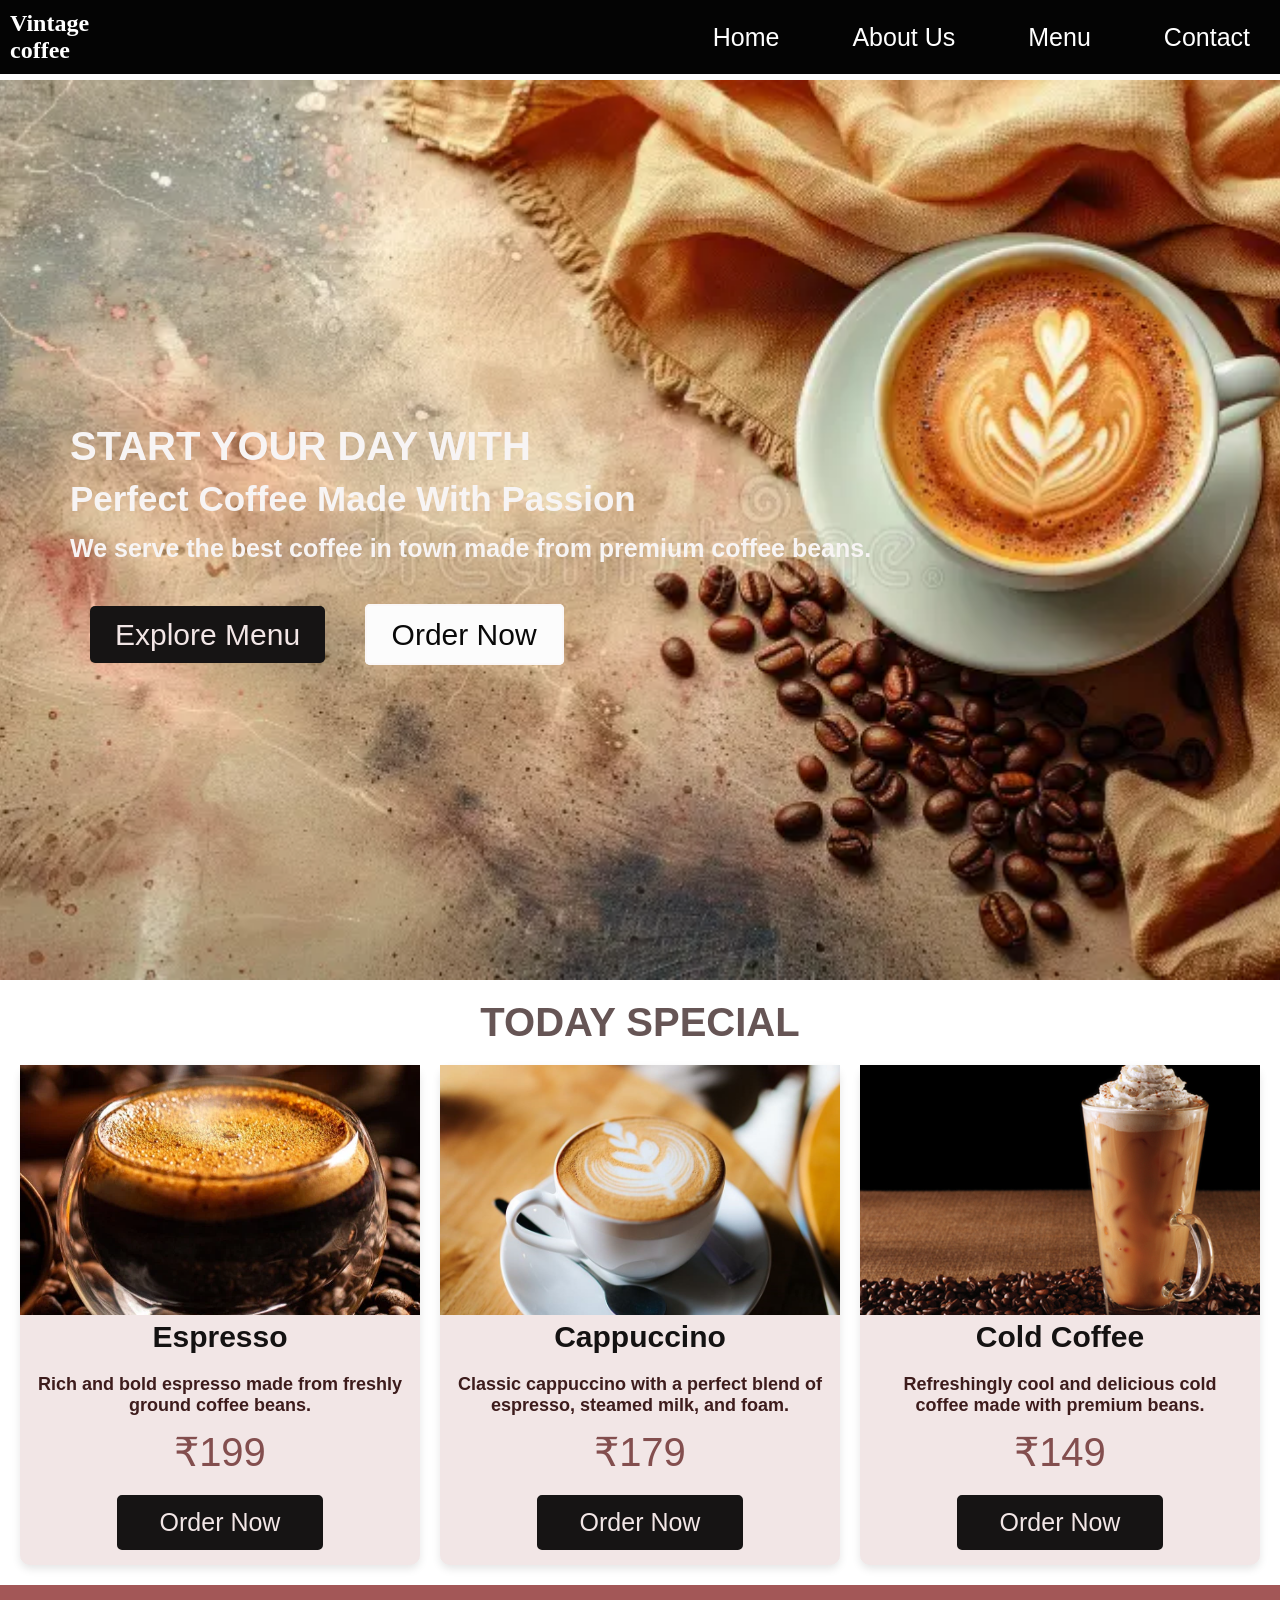
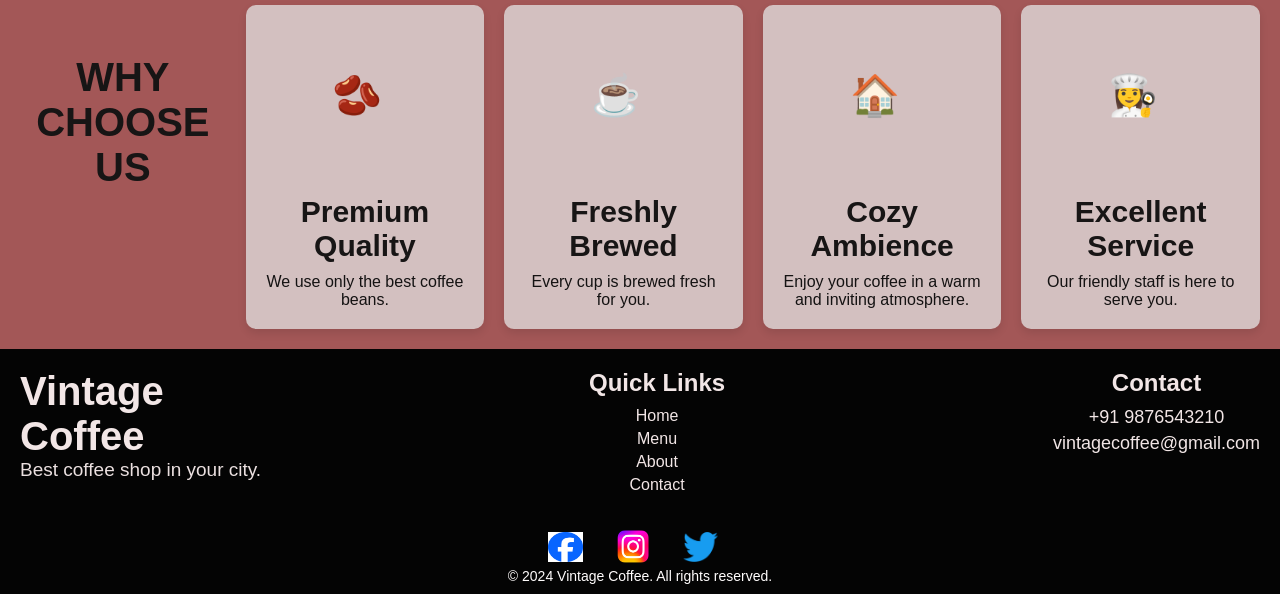
<file: index.html>
<!DOCTYPE html>
<html lang="en">

<head>
    <meta charset="UTF-8">
    <meta name="viewport" content="width=device-width, initial-scale=1.0">
    <title>Vintage Coffee</title>
    <link rel="stylesheet" href="style.css">
</head>

<body>
    <section>
        <nav class="nav-bar">
            <div class="logo">Vintage <br> coffee </div>
            <div class="navlinks">
                <a href="index.html">Home</a>
                <a href="aboutus.html">About Us</a>
                <a href="menu.html">Menu</a>
                <a href="contactus.html">Contact</a>
            </div>
    </section>
    <div class="home">
        <p class="para1">START YOUR DAY WITH</p>
        <h1>
            Perfect Coffee Made With Passion
        </h1>
        <p class="para2">
            We serve the best coffee in town made from premium coffee beans.
        </p>
        <div class="buttons">
            <a href="menu.html" class="btn">Explore Menu</a>
            <a href="#menu.html" class="btn-order">Order Now</a>
        </div>

    </div>
    </div>
    <section>
        <div class="main">
            <h1>TODAY SPECIAL</h1>
        </div>
        <div class="card-container">
            <div class="card">
                <img src="image/espresso.webp" alt="Coffee 1">
                <h3>Espresso</h3>
                <p>Rich and bold espresso made from freshly ground coffee beans.</p>
                <span class="price">₹199</span>
                <button>Order Now</button>

            </div>
            <div class="card">
                <img src="image/capucciono.jpg" alt="Coffee 2">
                <h3>Cappuccino</h3>
                <p>Classic cappuccino with a perfect blend of espresso, steamed milk, and foam.</p>
                <span class="price">₹179</span>
                <button>Order Now</button>
            </div>
            <div class="card">
                <img src="image/coldcoffee.jpg" alt="Coffee 3">
                <h3>Cold Coffee</h3>
                <p>Refreshingly cool and delicious cold coffee made with premium beans.</p>
                <span class="price">₹149</span>
                <button>Order Now</button>
            </div>

    </section>
    <section>

        <div class="choose">
            <h1>WHY CHOOSE US</h1>
            <div class="reason">
                <div class="icon">🫘</div>
                <h1> Premium Quality </h1>
                <p> We use only the best coffee beans.</p>

            </div>
            <div class="reason">
                <div class="icon">☕</div>
                <h1> Freshly Brewed </h1>
                <p> Every cup is brewed fresh for you.</p>

            </div>
            <div class="reason">
                <div class="icon">🏠</div>
                <h1> Cozy Ambience </h1>
                <p> Enjoy your coffee in a warm and inviting atmosphere.</p>
            </div>
            <div class="reason">
                <div class="icon">👩‍🍳</div>
                <h1> Excellent Service </h1>
                <p> Our friendly staff is here to serve you.</p>
            </div>
    </section>
    <footer>
        <div class="footer-head">

            <div class="head-para">
                <h3>Vintage<br>Coffee</h3>
                <p>Best coffee shop in your city.</p>
            </div>

            <div class="links">
                <h3>Quick Links</h3>
                <a href="index.html">Home</a>
                <a href="menu.html">Menu</a>
                <a href="aboutus.html">About</a>
                <a href="contactus.html">Contact</a>
            </div>

            <div class="cont">
                <h3>Contact</h3>
                <p>+91 9876543210</p>
                <p>vintagecoffee@gmail.com</p>
            </div>

        </div>
        <div class="footer-bottom">
            <div class="social-icons">
                <a href="#"><img src="image/facebook.png" alt="Facebook" class="facebook"></a>
                <a href="#"><img src="image/instagram.png" alt="Instagram" class="instagram"></a>
                <a href="#"><img src="image/twitter.png" alt="Twitter" class="twitter"></a>

            </div>
            <p>&copy; 2024 Vintage Coffee. All rights reserved.</p>
        </div>

    </footer>
</body>

</html>
</file>
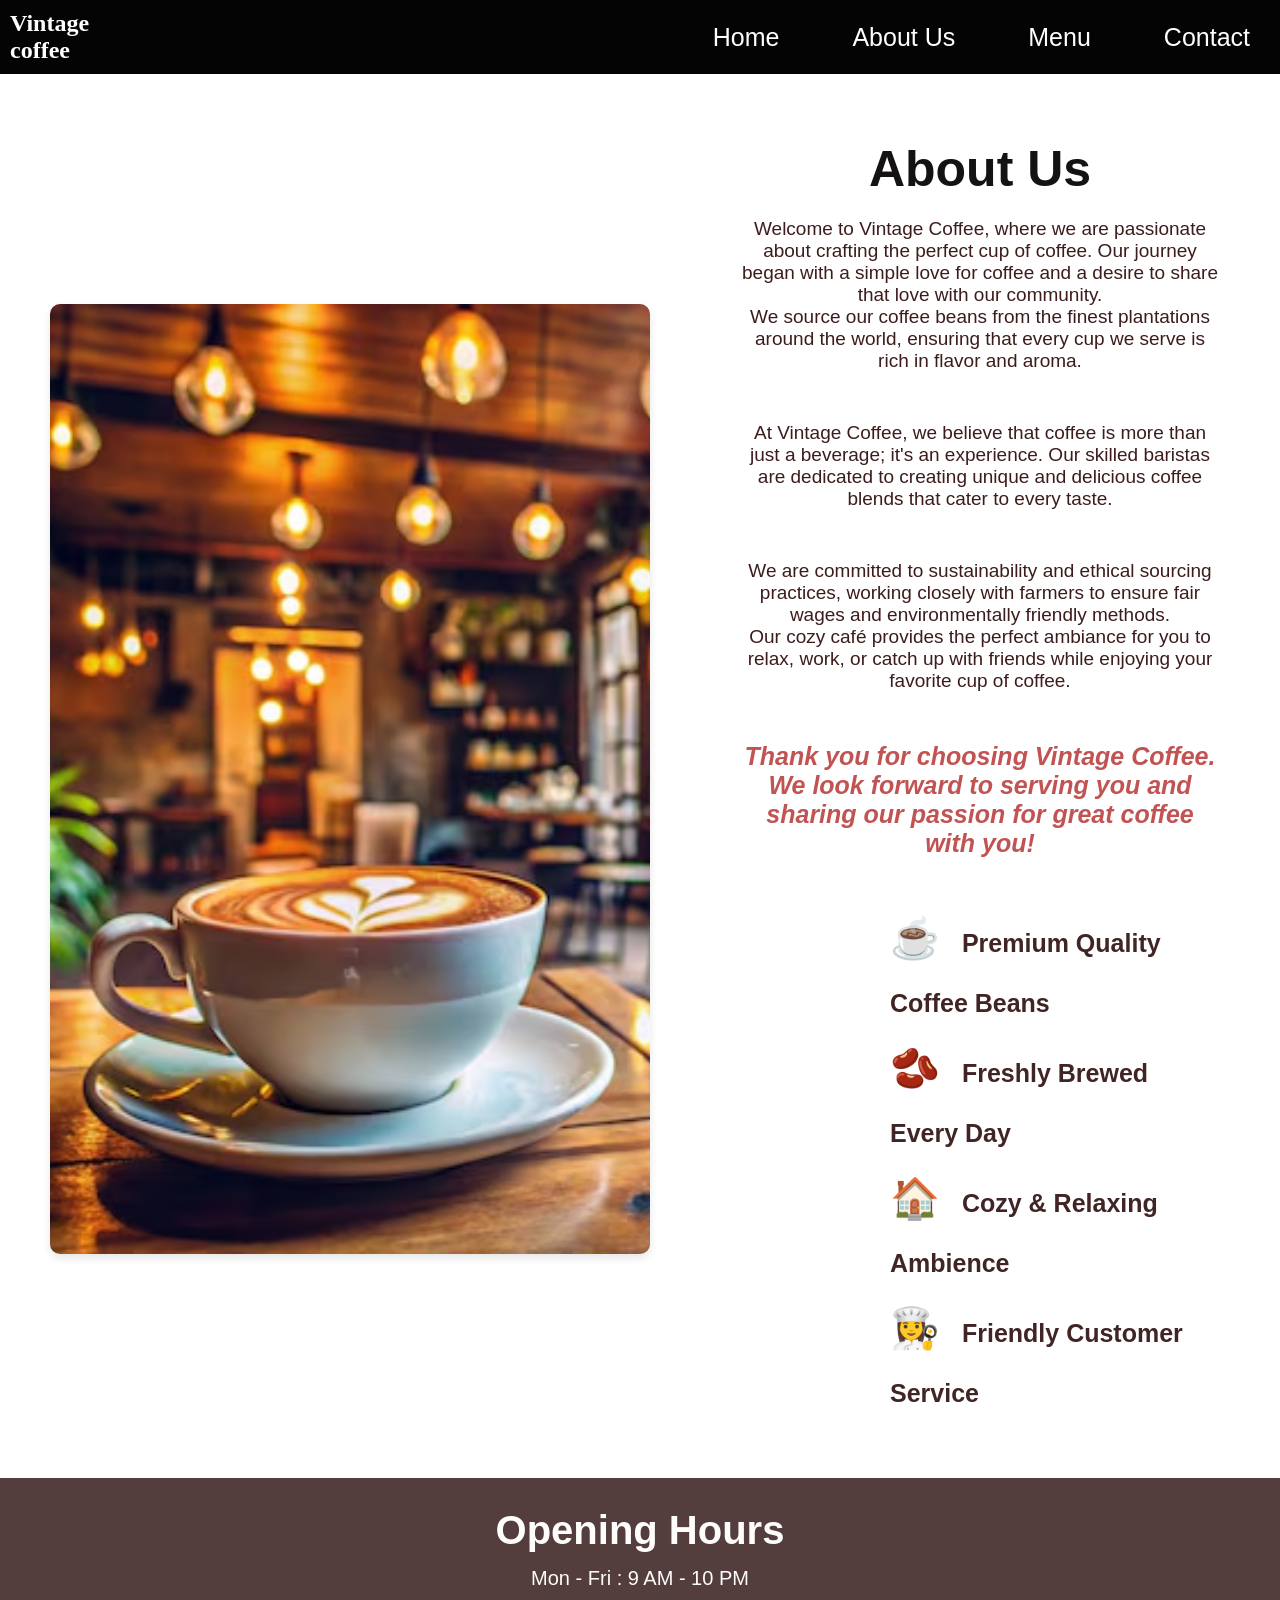
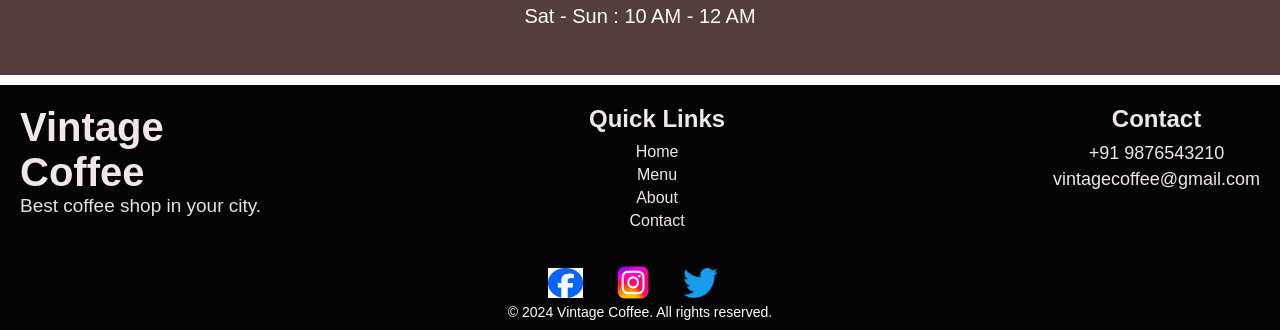
<file: aboutus.html>
<!DOCTYPE html>
<html lang="en">

<head>
    <meta charset="UTF-8">
    <meta name="viewport" content="width=device-width, initial-scale=1.0">
    <title>about us</title>
    <link rel="stylesheet" href="style.css">
</head>

<body>
    <section>
        <nav class="nav-bar">
            <div class="logo">Vintage<br>coffee</div>
            <div class="navlinks">
                <a href="index.html">Home</a>
                <a href="aboutus.html">About Us</a>
                <a href="menu.html">Menu</a>
                <a href="contactus.html">Contact</a>


            </div>
    </section>
    <div class="about">
        <div class="about-img">
            <img src="image/about.avif" alt="About Us Image">
        </div>
        <div class="about-content">
            <h2>About Us</h2>
            <p>Welcome to Vintage Coffee, where we are passionate about crafting the perfect cup of coffee. Our journey
                began with a simple love for coffee and a desire to share that love with our community.<br>
                We source our coffee beans from the finest plantations around the world, ensuring that every cup we
                serve is rich in flavor and aroma.</p>
            <p> At Vintage Coffee, we believe that coffee is more than just a beverage; it's an experience. Our skilled
                baristas are dedicated to creating unique and delicious coffee blends that cater to every taste.<br>
            <p>We are committed to sustainability and ethical sourcing practices, working closely with farmers to ensure
                fair wages and environmentally friendly methods.<br>
                Our cozy café provides the perfect ambiance for you to relax, work, or catch up with friends while
                enjoying your favorite cup of coffee.</p>
            <h3> <i>Thank you for choosing Vintage Coffee.<br>
                    We look forward to serving you and sharing our passion for great coffee with you!</i></h3>
            <div class="about-features">

                <div>
                    <span class="icon">☕</span>
                    Premium Quality Coffee Beans
                </div>

                <div>
                    <span class="icon">🫘</span>
                    Freshly Brewed Every Day
                </div>

                <div>
                    <span class="icon">🏠</span>
                    Cozy & Relaxing Ambience
                </div>

                <div>
                    <span class="icon">👩‍🍳</span>
                    Friendly Customer Service
                </div>

            </div>
        </div>
    </div>
    <section>
        <div class="Timing">
            <h2 class="hours-heading">Opening Hours</h2>

            <p class="hours">Mon - Fri : 9 AM - 10 PM <br> Sat - Sun : 10 AM - 12 AM</p>
        </div>
    </section>
    <footer>
        <div class="footer-head">

            <div class="head-para">
                <h3>Vintage<br>Coffee</h3>
                <p>Best coffee shop in your city.</p>
            </div>

            <div class="links">
                <h3>Quick Links</h3>
                <a href="index.html">Home</a>
                <a href="menu.html">Menu</a>
                <a href="aboutus.html">About</a>
                <a href="contactus.html">Contact</a>
            </div>

            <div class="cont">
                <h3>Contact</h3>
                <p>+91 9876543210</p>
                <p>vintagecoffee@gmail.com</p>
            </div>

        </div>
        <div class="footer-bottom">
            <div class="social-icons">
                <a href="#"><img src="image/facebook.png" alt="Facebook" class="facebook"></a>
                <a href="#"><img src="image/instagram.png" alt="Instagram" class="instagram"></a>
                <a href="#"><img src="image/twitter.png" alt="Twitter" class="twitter"></a>

            </div>
            <p>&copy; 2024 Vintage Coffee. All rights reserved.</p>
        </div>

    </footer>
</body>

</html>
</file>
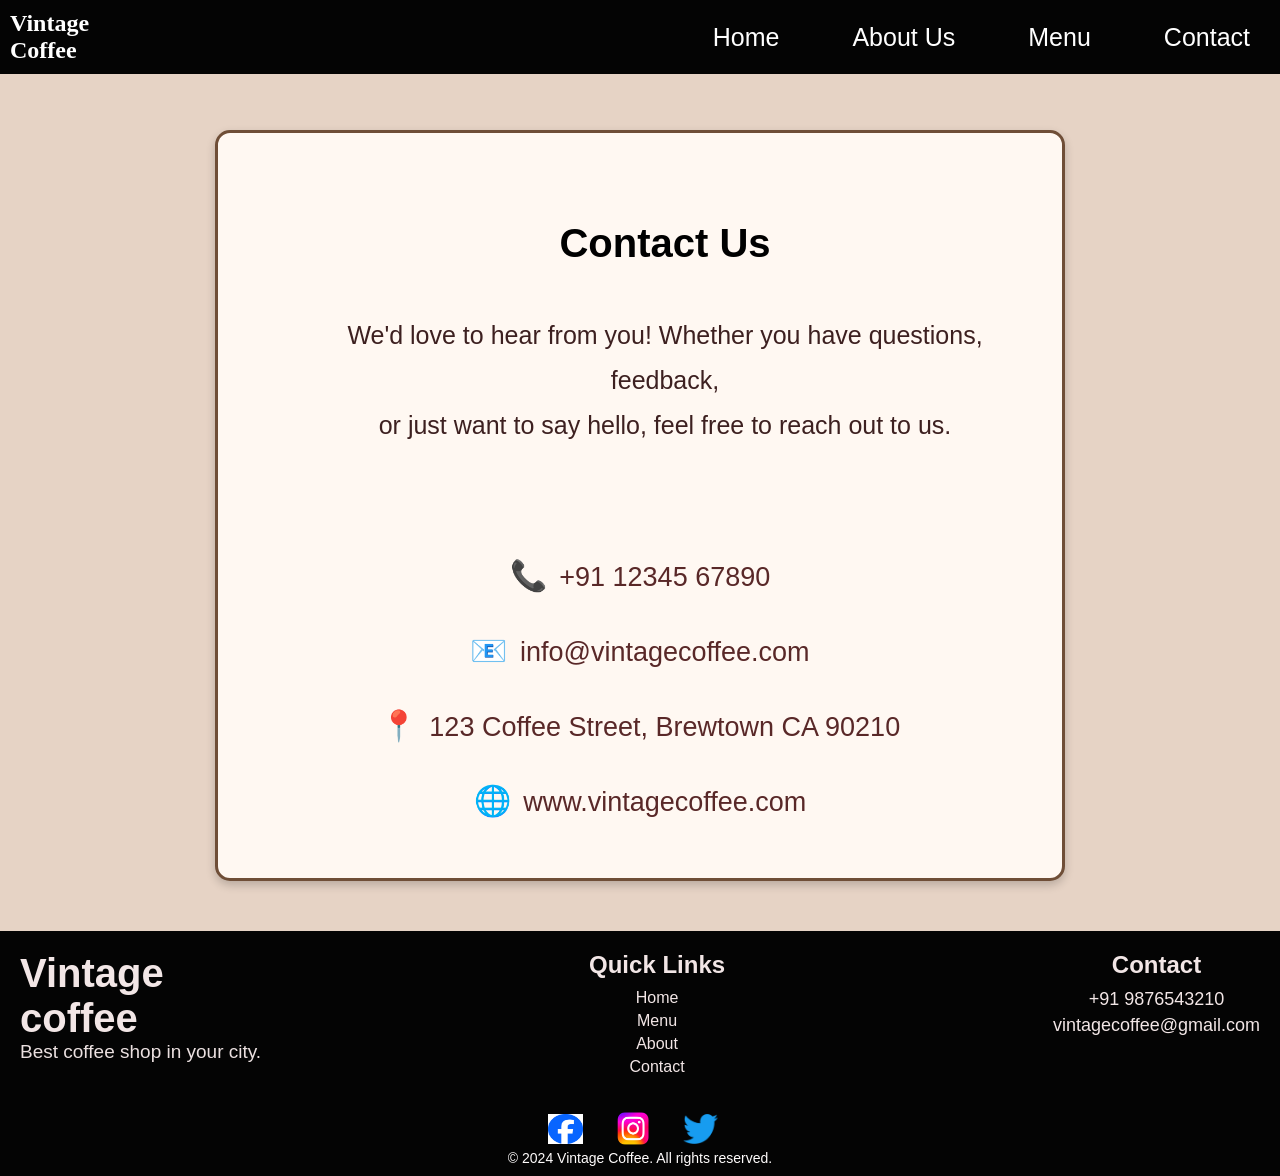
<file: contactus.html>
<!DOCTYPE html>
<html lang="en">
<head>
    <meta charset="UTF-8">
    <meta name="viewport" content="width=device-width, initial-scale=1.0">
    <title>Contact</title>
        <link rel="stylesheet" href="style.css">

</head>
<body class="about-body">
    <section>
        <nav class="nav-bar">
            <div class="logo">Vintage <br> Coffee</div>
            <div class="navlinks">
                <a href="index.html">Home</a>
                <a href="aboutus.html">About Us</a>
                <a href="menu.html">Menu</a>
                <a href="contactus.html">Contact</a>
            </div>
    </section>
    <section>
        <div class="contact-section">
        <div class="cont-head">
        <h2>Contact Us</h2>
        <p>We'd love to hear from you! 
            Whether you have questions, feedback,<br> or just want to say hello, feel free to reach out to us.</p>
            </div>
        <div class="contact-info">
           <div>
            <span class="emoji">📞</span>
             +91 12345 67890
           </div>
              <div>
                <span class="emoji">📧</span>
                info@vintagecoffee.com
                </div>
                <div>
                    <span class="emoji">📍</span>
                    123 Coffee Street, Brewtown CA 90210
                </div>
                <div>
                    <span class="emoji">🌐</span>
                    www.vintagecoffee.com
                </div>
        </div>
        </div>
    </section>
<footer>
        <div class="footer-head">

            <div class="head-para">
                <h3>Vintage<br>coffee</h3>
                <p>Best coffee shop in your city.</p>
            </div>

            <div class="links">
                <h3>Quick Links</h3>
                <a href="index.html">Home</a>
                <a href="menu.html">Menu</a>
                <a href="aboutus.html">About</a>
                <a href="contactus.html">Contact</a>
            </div>

            <div class="cont">
                <h3>Contact</h3>
                <p>+91 9876543210</p>
                <p>vintagecoffee@gmail.com</p>
            </div>

        </div>
        <div class="footer-bottom">
            <div class="social-icons">
                <a href="#"><img src="image/facebook.png" alt="Facebook" class="facebook"></a>
                <a href="#"><img src="image/instagram.png" alt="Instagram" class="instagram"></a>
                <a href="#"><img src="image/twitter.png" alt="Twitter" class="twitter"></a>

            </div>
            <p>&copy; 2024 Vintage Coffee. All rights reserved.</p>
        </div>

    </footer>
</body>

</html>
</file>
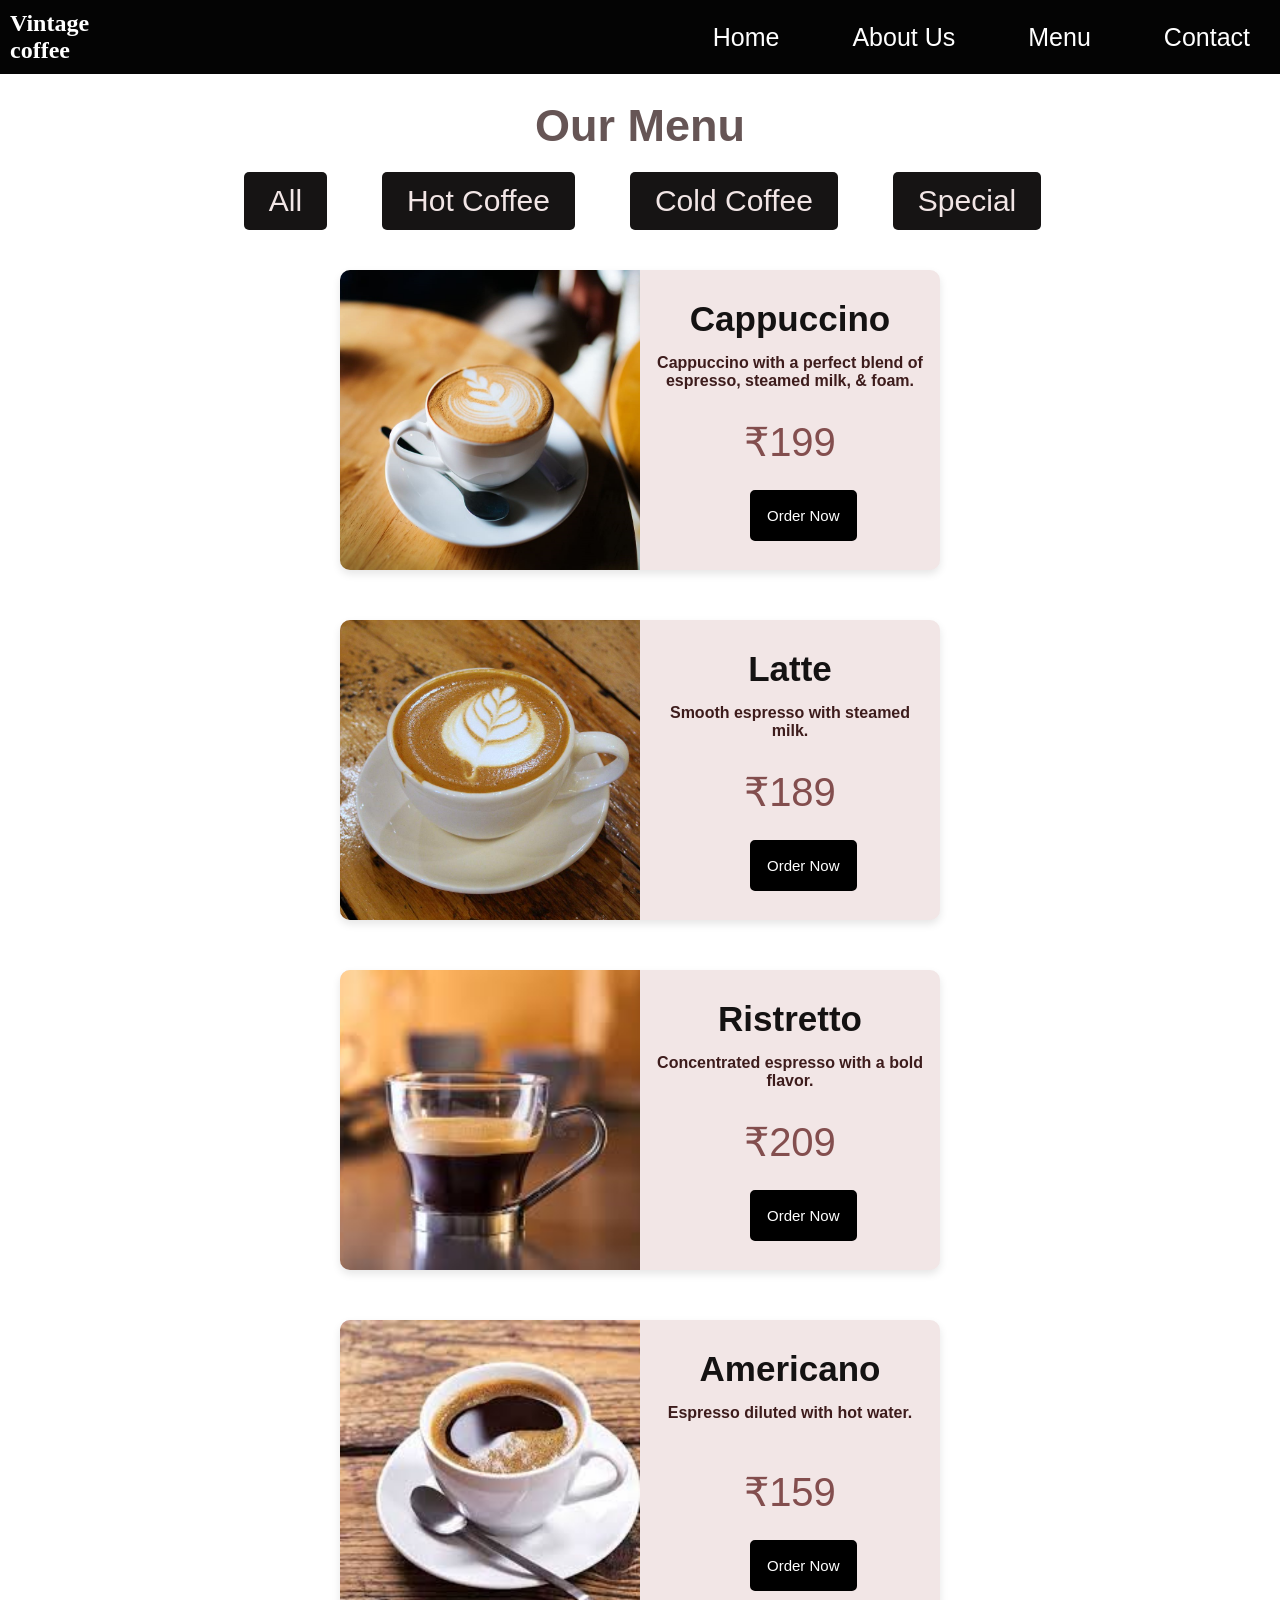
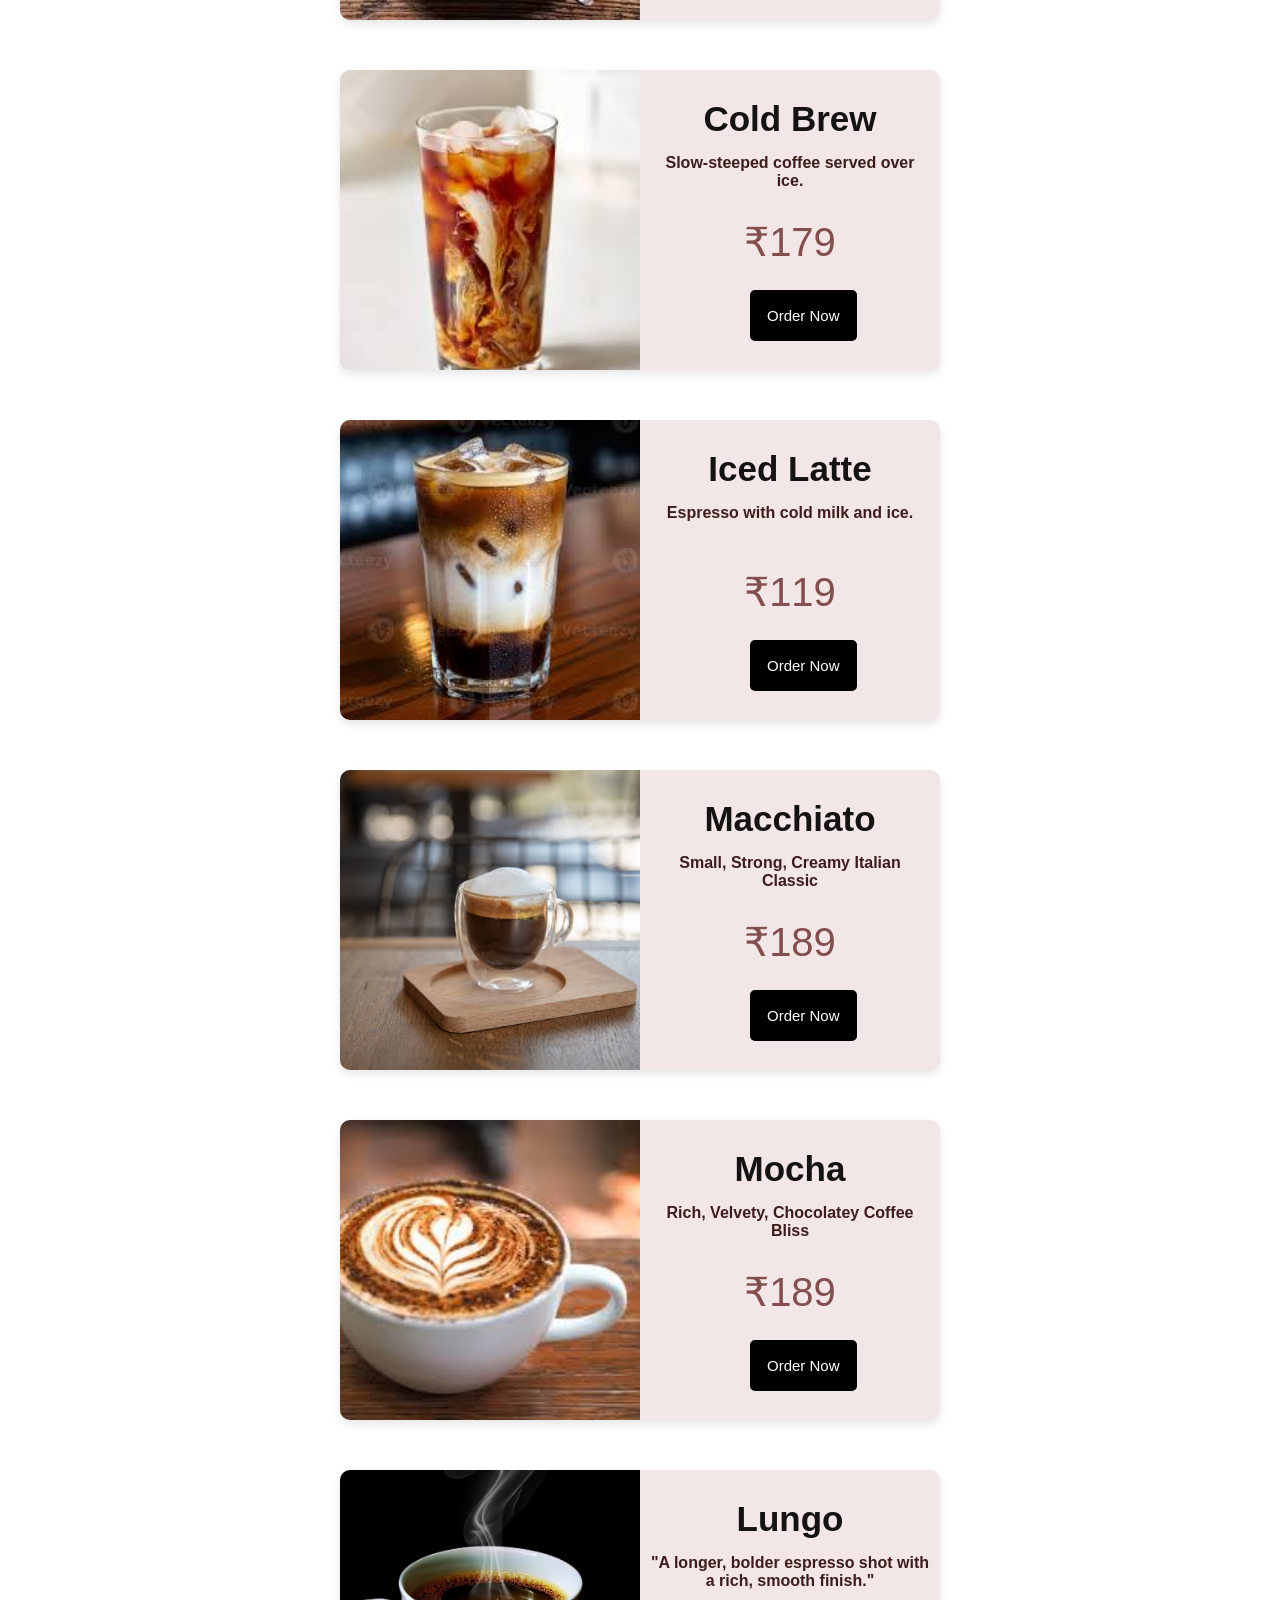
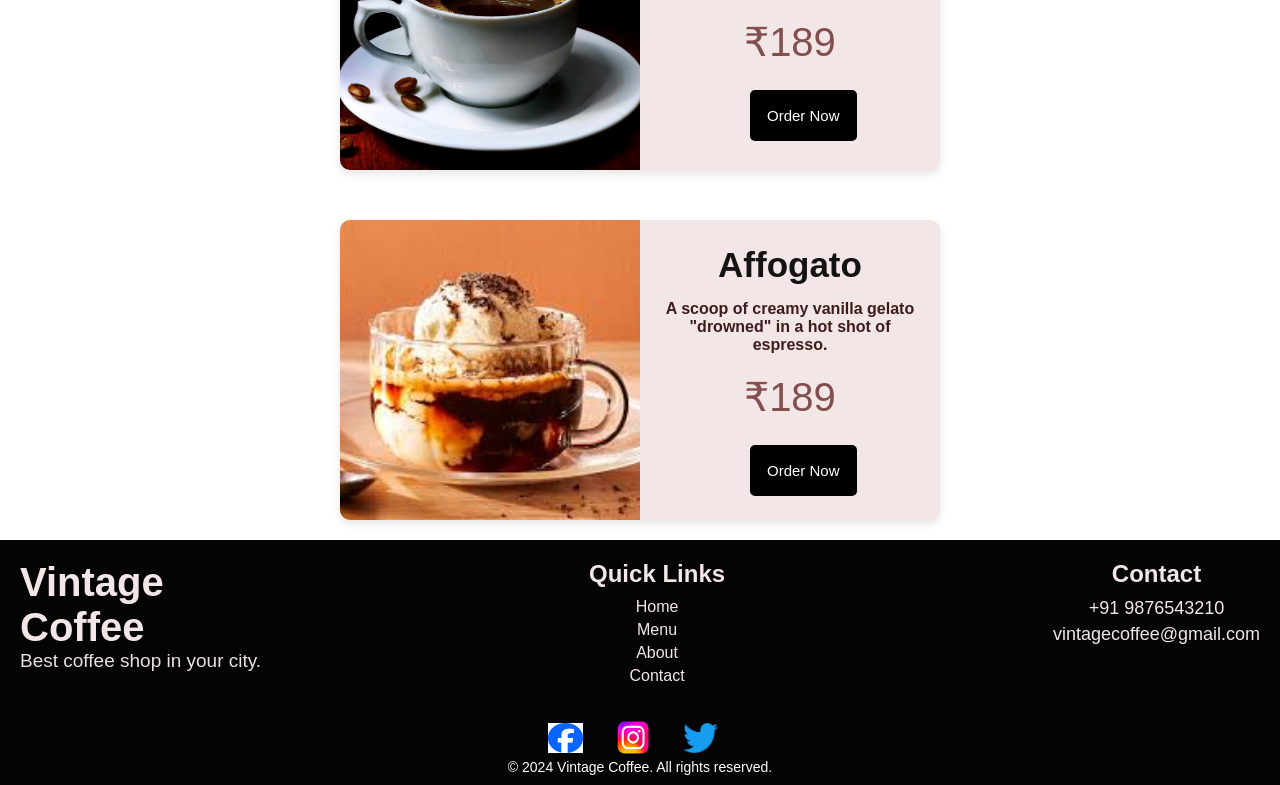
<file: menu.html>
<!DOCTYPE html>
<html lang="en">

<head>
    <meta charset="UTF-8">
    <meta name="viewport" content="width=device-width, initial-scale=1.0">
    <title>menu</title>
    <link rel="stylesheet" href="style.css">
</head>

<body>
    <section>
        <nav class="nav-bar">
            <div class="logo"> Vintage<br>coffee</div>
            <div class="navlinks">
                <a href="index.html">Home</a>
                <a href="aboutus.html">About Us</a>
                <a href="menu.html">Menu</a>
                <a href="contactus.html">Contact</a>
            </div>
    </section>
    <section>
        <h2 class="heading">Our Menu</h2>
        <div class="all-btn">
            <a href="#" class="btn">All</a>
            <a href="#" class="btn">Hot Coffee</a>
            <a href="#" class="btn">Cold Coffee</a>
            <a href="#" class="btn">Special</a>
        </div>
        <div class="menu">
            <div class="menu-card">
                <img src="image/capucciono.jpg" alt="Coffee 1">
                <div class="menu-info">
                    <h3>Cappuccino</h3>
                    <p> Cappuccino with a perfect blend of espresso, steamed milk, & foam.</p>
                    <span class=" price">₹199</span>
                    <button>Order Now</button>
                </div>
            </div>
            <div class="menu-card">
                <img src="image/latte.jpg" alt="Coffee 2">
                <div class="menu-info">
                    <h3>Latte</h3>
                    <p>Smooth espresso with steamed milk.</p>
                    <span class="price">₹189</span>
                    <button>Order Now</button>
                </div>
            </div>
            <div class="menu-card">
                <img src="image/ristretto.jpg" alt="Coffee 3">
                <div class="menu-info">
                    <h3>Ristretto</h3>
                    <p>Concentrated espresso with a bold flavor.</p>
                    <span class="price">₹209</span>
                    <button>Order Now</button>
                </div>
            </div>
            <div class="menu-card">
                <img src="image/americano.jpg" alt="Coffee 4">
                <div class="menu-info">
                    <h3>Americano</h3>
                    <p>Espresso diluted with hot water.</p>
                    <span class="price">₹159</span>
                    <button>Order Now</button>
                </div>
            </div>
            <div class="menu-card">
                <img src="image/cold brew.jpg" alt="Coffee 5">

                <div class="menu-info">
                    <h3>Cold Brew</h3>
                    <p>Slow-steeped coffee served over ice.</p>
                    <span class="price">₹179</span>
                    <button>Order Now</button>
                </div>
            </div>
            <div class="menu-card">
                <img src="image/iced latte.jpg" alt="Coffee 6">
                <div class="menu-info">
                    <h3>Iced Latte</h3>
                    <p>Espresso with cold milk and ice.</p>
                    <span class="price">₹119</span>
                    <button>Order Now</button>
                </div>
            </div>
            <div class="menu-card">
                <img src="image/macchiato.avif" alt="Coffee 3">
                <div class="menu-info">
                    <h3> Macchiato </h3>
                    <p> Small, Strong, Creamy Italian Classic</p>
                    <span class="price">₹189</span>
                    <button>Order Now</button>
                </div>
            </div>
            <div class="menu-card">
                <img src="image/mocha.jpg" alt="Coffee 3">
                <div class="menu-info">
                    <h3> Mocha </h3>
                    <p> Rich, Velvety, Chocolatey Coffee Bliss</p>
                    <span class="price">₹189</span>
                    <button>Order Now</button>
                </div>
            </div>
            <div class="menu-card">
                <img src="image/lungo.jpg" alt="Coffee 3">
                <div class="menu-info">
                    <h3> Lungo </h3>
                    <p> "A longer, bolder espresso shot with a rich, smooth finish."</p>
                    <span class="price">₹189</span>
                    <button>Order Now</button>
                </div>
            </div>
            <div class="menu-card">
                <img src="image/affogato.jpg" alt="Coffee 3">
                <div class="menu-info">
                    <h3> Affogato </h3>
                    <p>A scoop of creamy vanilla gelato "drowned" in a hot shot of espresso.</p>
                    <span class="price">₹189</span>
                    <button>Order Now</button>
                </div>

            </div>
        </div>
    </section>
    <footer>
        <div class="footer-head">

            <div class="head-para">
                <h3>Vintage<br>Coffee</h3>
                <p>Best coffee shop in your city.</p>
            </div>

            <div class="links">
                <h3>Quick Links</h3>
                <a href="index.html">Home</a>
                <a href="menu.html">Menu</a>
                <a href="aboutus.html">About</a>
                <a href="contactus.html">Contact</a>
            </div>

            <div class="cont">
                <h3>Contact</h3>
                <p>+91 9876543210</p>
                <p>vintagecoffee@gmail.com</p>
            </div>

        </div>
        <div class="footer-bottom">
            <div class="social-icons">
                <a href="#"><img src="image/facebook.png" alt="Facebook" class="facebook"></a>
                <a href="#"><img src="image/instagram.png" alt="Instagram" class="instagram"></a>
                <a href="#"><img src="image/twitter.png" alt="Twitter" class="twitter"></a>

            </div>
            <p>&copy; 2024 Vintage Coffee. All rights reserved.</p>
        </div>

    </footer>
</body>

</html>
</file>
<file: style.css>
* {
    margin: 0;
    padding: 0;
    box-sizing: border-box;
    font-family: Arial, Helvetica, sans-serif;
}

body {
    overflow-x: hidden;
    padding: 80px 0px 0px 0px;
}

.nav-bar {
    display: flex;
    justify-content: space-between;
    align-items: center;
    padding: 10px;
    background-color: #040404;
    position: fixed;
    top: 0;
    left: 0;
    width: 100%;
}

.logo {
    color: #fff;
    font-size: 24px;
    font-weight: bold;
    font-family: 'Brush Script MT', cursive;
}
.navlinks {
    list-style: none;
    display: flex;
    align-items: center;
    gap: 20px;
}
.navlinks a {
    color: #fff;
    text-decoration: none;
    margin-left: 33px;
    margin-right: 20px;
    font-size: 25px;
}
.navlinks a:hover {
    color: #7a6754;
}
.home {
    display: flex;
    flex-direction: column;
    justify-content: center;
    align-items: flex-start;
    padding-left: 70px;
    height: 100vh;
    background-color: #9a6363;
    background-image: url("image/coffee.webp");
    background-position: center;
    background-size: cover;
}

.para1 {
    color: #f7f4f4;
    font-size: 40px;
    margin-bottom: 10px;
    margin-top: 15px;
    font-weight: 800;
}

.para2 {
    color: #f7f4f4;
    font-size: 25px;
    margin-top: 15px;
    margin-bottom: 55px;
    font-weight: 700;
}

.home h1 {
    color: #f7f4f4;
    font-size: 35px;
    font-weight: 800;
}

.home-buttons {
    margin-top: 50px;
    display: flex;
    gap: 40px;
}

.btn,
.btn-order {
    padding: 12px 25px;
    text-decoration: none;
    border-radius: 5px;
    margin-right: 15px;
    margin-left: 20px;
    font-size: 30px;
}

.btn {
    background-color: #161414;
    color: #f2e6e6;
}

.btn-order {
    background-color: #fcfcfc;
    color: #090909;
    border: 2px solid #fbf8f8;
}

.btn:hover {
    background-color: #7a6754;
    color: #fff;
}

.btn-order:hover {
    background-color: #7a6754;
    color: #fff;
}

.main h1 {
    color: #665555;
    font-size: 40px;
    font-weight: 100px;
    text-align: center;
    margin-top: 20px;
    margin-bottom: 20px;
}

.card-container {
    display: flex;
    justify-content: center;
    align-items: center;
    gap: 20px;
    margin-bottom: 20px;
}

.card {
    background-color: #f2e6e6;
    width: 400px;
    height: 500px;
    border-radius: 10px;
    box-shadow: 0 4px 8px rgba(0, 0, 0, 0.1);
    flex-shrink: 0;
    display: flex;
    flex-direction: column;
}

.card img {
    width: 100%;
    height: 250px;
    object-fit: cover;
}

.card h3 {
    color: #141212;
    font-size: 30px;
    margin-top: 5px;
    margin-bottom: 20px;
    font-weight: bold;
    text-align: center;

}

.card p {
    color: #3d1c1c;
    font-size: 18px;
    font-weight: bold;
    text-align: center;
    margin: 0 15px 15px;
    min-height: 40px;
}

.price {
    font-size: 35px;
    color: #030303;
    margin: 0 15px 15px;
    display: block;
    text-align: center;
}

.card button {
    background-color: #161414;
    color: #f2e6e6;
    border: 3px solid #161414;
    padding: 10px 40px;
    display: block;
    margin: 15px auto;
    border-radius: 5px;
    cursor: pointer;
    font-size: 25px;
}

.choose {
    background-color: #a35757;
    color: #141212;
    padding: 20px;
    gap: 20px;
    display: flex;
    justify-content: space-between;
    text-align: center;
}

.choose h1 {
    font-size: 40px;
    margin-bottom: 50px;
    margin-top: 50px;
    text-align: center;
    color: #171515;
}

.reason {
    width: 30%;
    background-color: #d3c0c0;
    padding: 20px;
    border-radius: 10px;
    box-shadow: 0 4px 8px rgba(0, 0, 0, 0.1);
}

.reason h1 {
    font-size: 30px;
    margin-bottom: 10px;
}

.reason p {
    font-size: 16px;
}

.icon {
    font-size: 45px;
    padding-bottom: 10px;
    padding-top: 30px;
    min-height: 80px;
}

.footer-head {
    display: flex;
    justify-content: space-between;
    background-color: #040404;
    padding: 20px;
    gap: 10px;
}

.head-para h3 {
    font-size: 40px;
    color: #f2e6e6;
}

.head-para p {
    color: #ebe0e0;
    font-size: 19px;
}

.links {
    display: flex;
    flex-direction: column;
    text-align: center;
}

.links h3 {
    font-size: 24px;
    color: #f2e6e6;
    margin-bottom: 10px;
}

.links a {
    display: block;
    color: #f2e6e6;
    text-decoration: none;
    margin-bottom: 5px;
}

.cont {
    text-align: center;
}

.cont h3 {
    font-size: 24px;
    color: #f2e6e6;
    margin-bottom: 10px;
}

.cont p {
    color: #f2e6e6;
    font-size: 18px;
    margin-bottom: 5px;
}

.footer-bottom {
    text-align: center;
    padding: 10px;
    background-color: #040404;
    color: #bd8585;
}

.footer-bottom p {
    font-size: 14px;
    color: #fffcfc;
}

.social-icons {
    display: flex;
    justify-content: center;
    align-items: center;
    gap: 5px;
}

.social-icons a {
    margin-right: 15px;
}

.facebook {
    height: 30px;
    width: 35px;
}

.twitter {
    height: 30px;
    width: 35px;
}

.instagram {
    height: 35px;
    width: 60px;
}

.heading {
    color: #665555;
    font-size: 45px;
    font-weight: 100px;
    text-align: center;
    margin-top: 20px;
    margin-bottom: 20px;
}

.all-btn {
    display: flex;
    justify-content: center;
    gap: 20px;
    margin-bottom: 20px;
}

.btn {
    background-color: #161414;
    color: #f2e6e6;
    padding: 12px 25px;
    text-decoration: none;
    border-radius: 5px;
    margin-right: 15px;
    margin-left: 20px;
    font-size: 30px;
}

.menu {
    display: flex;
    flex-wrap: wrap;
    justify-content: center;
    gap: 50px;
    padding: 20px;
}

.menu-card {
    width: 600px;
    height: 300px;
    background: #f2e6e6;

    display: flex;
    align-items: center;

    border-radius: 10px;
    overflow: hidden;

    box-shadow: 0 4px 8px rgba(0, 0, 0, 0.1);
}

.menu-card img {
    width: 300px;
    height: 300px;
    object-fit: cover;
}

.menu-info {
    padding: 10px;
    flex: 1;
}

.menu-info h3 {
    color: #141212;
    font-weight: strong;
    font-size: 35px;
    margin-top: 20px;
    margin-bottom: 15px;
    font-weight: bold;
    text-align: center;

}

.menu-info p {
    color: #3d1c1c;
    font-size: 20 px;
    font-weight: bold;
    text-align: center;
    margin-top: 5px;
    margin-bottom: 20px;
    min-height: 45px;
}

.price {
    font-size: 40px;
    color: #834e4e;
    margin: 0 20px 5px;
    display: block;
    text-align: center;
}

.menu-info button {
    background: black;
    font-size: 15px;
    color: white;
    border: 2px solid black;
    padding: 15px 15px;
    margin-bottom: 20px;
    margin-left: 100px;
    margin-right: 70px;
    border-radius: 5px;
    cursor: pointer;
    margin-top: 20px;
}

.about {
    display: flex;
    align-items: center;
    gap: 40px;
    padding: 10px 10px 10px 50px;
}

.about-img {
    width: 600px;
    height: 950px;
    background: #f2e6e6;

    display: flex;
    align-items: center;

    border-radius: 10px;
    overflow: hidden;

    box-shadow: 0 4px 8px rgba(0, 0, 0, 0.1);
}

.about-img img {
    width: 1200px;
    height: 950px;
    object-fit: cover;
}

.about-content {
    padding: 50px;
    flex: 1;
}

.about-content h2 {
    color: #141212;
    font-weight: bold;
    font-size: 50px;
    margin-bottom: 20px;
    text-align: center;
}

.about-content p {
    color: #3d1c1c;
    font-size: 19px;
    text-align: center;
    margin-top: 10px;
    margin-bottom: 50px;
}

.about-content h3 {
    color: #c25353;
    font-size: 25px;
    text-align: center;
    margin-top: 10px;
    margin-bottom: 40px;
}
.about-features {
    font-size:25px;
    margin-left: 150px;
    font-weight:bold;
    color: #412424;
    line-height: 2;
}

.icon {
    font-size:40px;
    margin-right:15px;
    line-height: 2;
}
.Timing {
    align-items: center;
    margin-bottom: 10px;
    background-color: #533d3d;
    padding:30px 0px;
}
.hours-heading{
    text-align:center;
    font-size:40px;
    color: #fffcfc;
    margin-bottom: 6px;
}

.hours{
    text-align:center;
    font-size:20px;
    line-height:1.9;
    color:#fffcfc;
    margin-bottom :10px;
}
.about-body{
    background-color: #E6D3C5;
}
.cont-head {
    margin-top: 20px;
    color: #030303;     
    padding-left: 50px;
    text-align: center;
}
.cont-head h2 {
    text-align: center;
    font-size: 40px;
    margin-bottom: 20px;
    color: #000000;
}
.cont-head p {
    font-size: 25px;
    line-height: 1.8;
    text-align: center;
    color: #3d2020;
}
.emoji {
    font-size: 30px;
    margin-right: 5px;
}
.contact-info {
    font-size: 27px;
    margin-top:90px;
    text-align: center;
    line-height: 2.5;
}
.contact-section {
    width:850px;
    margin:50px auto;   
    background-color:#FFF8F2;
    padding:40px;
    border:3px solid #6F4E37;
    border-radius:15px;
    box-shadow:0 4px 10px rgba(0,0,0,0.2);
    text-align:center;
    font-size:25px;
    line-height:2.5;
    color:#592828;
}
* {
    margin: 0;
    padding: 0;
    box-sizing: border-box;
    font-family: Arial, Helvetica, sans-serif;
}

body {
    overflow-x: hidden;
    padding: 80px 0px 0px 0px;
}

.nav-bar {
    display: flex;
    justify-content: space-between;
    align-items: center;
    padding: 10px;
    background-color: #040404;
    position: fixed;
    top: 0;
    left: 0;
    width: 100%;
}

.logo {
    color: #fff;
    font-size: 24px;
    font-weight: bold;
    font-family: 'Brush Script MT', cursive;
}
.navlinks {
    list-style: none;
    display: flex;
    align-items: center;
    gap: 20px;
}
.navlinks a {
    color: #fff;
    text-decoration: none;
    margin-left: 33px;
    margin-right: 20px;
    font-size: 25px;
}
.navlinks a:hover {
    color: #7a6754;
}
.home {
    display: flex;
    flex-direction: column;
    justify-content: center;
    align-items: flex-start;
    padding-left: 70px;
    height: 100vh;
    background-color: #9a6363;
    background-image: url("image/coffee.webp");
    background-position: center;
    background-size: cover;
}

.para1 {
    color: #f7f4f4;
    font-size: 40px;
    margin-bottom: 10px;
    margin-top: 15px;
    font-weight: 800;
}

.para2 {
    color: #f7f4f4;
    font-size: 25px;
    margin-top: 15px;
    margin-bottom: 55px;
    font-weight: 700;
}

.home h1 {
    color: #f7f4f4;
    font-size: 35px;
    font-weight: 800;
}

.home-buttons {
    margin-top: 50px;
    display: flex;
    gap: 40px;
}

.btn,
.btn-order {
    padding: 12px 25px;
    text-decoration: none;
    border-radius: 5px;
    margin-right: 15px;
    margin-left: 20px;
    font-size: 30px;
}

.btn {
    background-color: #161414;
    color: #f2e6e6;
}

.btn-order {
    background-color: #fcfcfc;
    color: #090909;
    border: 2px solid #fbf8f8;
}

.btn:hover {
    background-color: #7a6754;
    color: #fff;
}

.btn-order:hover {
    background-color: #7a6754;
    color: #fff;
}

.main h1 {
    color: #665555;
    font-size: 40px;
    font-weight: 100px;
    text-align: center;
    margin-top: 20px;
    margin-bottom: 20px;
}

.card-container {
    display: flex;
    justify-content: center;
    align-items: center;
    gap: 20px;
    margin-bottom: 20px;
}

.card {
    background-color: #f2e6e6;
    width: 400px;
    height: 500px;
    border-radius: 10px;
    box-shadow: 0 4px 8px rgba(0, 0, 0, 0.1);
    flex-shrink: 0;
    display: flex;
    flex-direction: column;
}

.card img {
    width: 100%;
    height: 250px;
    object-fit: cover;
}

.card h3 {
    color: #141212;
    font-size: 30px;
    margin-top: 5px;
    margin-bottom: 20px;
    font-weight: bold;
    text-align: center;

}

.card p {
    color: #3d1c1c;
    font-size: 18px;
    font-weight: bold;
    text-align: center;
    margin: 0 15px 15px;
    min-height: 40px;
}

.price {
    font-size: 35px;
    color: #030303;
    margin: 0 15px 15px;
    display: block;
    text-align: center;
}

.card button {
    background-color: #161414;
    color: #f2e6e6;
    border: 3px solid #161414;
    padding: 10px 40px;
    display: block;
    margin: 15px auto;
    border-radius: 5px;
    cursor: pointer;
    font-size: 25px;
}

.choose {
    background-color: #a35757;
    color: #141212;
    padding: 20px;
    gap: 20px;
    display: flex;
    justify-content: space-between;
    text-align: center;
}

.choose h1 {
    font-size: 40px;
    margin-bottom: 50px;
    margin-top: 50px;
    text-align: center;
    color: #171515;
}

.reason {
    width: 30%;
    background-color: #d3c0c0;
    padding: 20px;
    border-radius: 10px;
    box-shadow: 0 4px 8px rgba(0, 0, 0, 0.1);
}

.reason h1 {
    font-size: 30px;
    margin-bottom: 10px;
}

.reason p {
    font-size: 16px;
}

.icon {
    font-size: 45px;
    padding-bottom: 10px;
    padding-top: 30px;
    min-height: 80px;
}

.footer-head {
    display: flex;
    justify-content: space-between;
    background-color: #040404;
    padding: 20px;
    gap: 10px;
}

.head-para h3 {
    font-size: 40px;
    color: #f2e6e6;
}

.head-para p {
    color: #ebe0e0;
    font-size: 19px;
}

.links {
    display: flex;
    flex-direction: column;
    text-align: center;
}

.links h3 {
    font-size: 24px;
    color: #f2e6e6;
    margin-bottom: 10px;
}

.links a {
    display: block;
    color: #f2e6e6;
    text-decoration: none;
    margin-bottom: 5px;
}

.cont {
    text-align: center;
}

.cont h3 {
    font-size: 24px;
    color: #f2e6e6;
    margin-bottom: 10px;
}

.cont p {
    color: #f2e6e6;
    font-size: 18px;
    margin-bottom: 5px;
}

.footer-bottom {
    text-align: center;
    padding: 10px;
    background-color: #040404;
    color: #bd8585;
}

.footer-bottom p {
    font-size: 14px;
    color: #fffcfc;
}

.social-icons {
    display: flex;
    justify-content: center;
    align-items: center;
    gap: 5px;
}

.social-icons a {
    margin-right: 15px;
}

.facebook {
    height: 30px;
    width: 35px;
}

.twitter {
    height: 30px;
    width: 35px;
}

.instagram {
    height: 35px;
    width: 60px;
}

.heading {
    color: #665555;
    font-size: 45px;
    font-weight: 100px;
    text-align: center;
    margin-top: 20px;
    margin-bottom: 20px;
}

.all-btn {
    display: flex;
    justify-content: center;
    gap: 20px;
    margin-bottom: 20px;
}

.btn {
    background-color: #161414;
    color: #f2e6e6;
    padding: 12px 25px;
    text-decoration: none;
    border-radius: 5px;
    margin-right: 15px;
    margin-left: 20px;
    font-size: 30px;
}

.menu {
    display: flex;
    flex-wrap: wrap;
    justify-content: center;
    gap: 50px;
    padding: 20px;
}

.menu-card {
    width: 600px;
    height: 300px;
    background: #f2e6e6;

    display: flex;
    align-items: center;

    border-radius: 10px;
    overflow: hidden;

    box-shadow: 0 4px 8px rgba(0, 0, 0, 0.1);
}

.menu-card img {
    width: 300px;
    height: 300px;
    object-fit: cover;
}

.menu-info {
    padding: 10px;
    flex: 1;
}

.menu-info h3 {
    color: #141212;
    font-weight: strong;
    font-size: 35px;
    margin-top: 20px;
    margin-bottom: 15px;
    font-weight: bold;
    text-align: center;

}

.menu-info p {
    color: #3d1c1c;
    font-size: 20 px;
    font-weight: bold;
    text-align: center;
    margin-top: 5px;
    margin-bottom: 20px;
    min-height: 45px;
}

.price {
    font-size: 40px;
    color: #834e4e;
    margin: 0 20px 5px;
    display: block;
    text-align: center;
}

.menu-info button {
    background: black;
    font-size: 15px;
    color: white;
    border: 2px solid black;
    padding: 15px 15px;
    margin-bottom: 20px;
    margin-left: 100px;
    margin-right: 70px;
    border-radius: 5px;
    cursor: pointer;
    margin-top: 20px;
}

.about {
    display: flex;
    align-items: center;
    gap: 40px;
    padding: 10px 10px 10px 50px;
}

.about-img {
    width: 600px;
    height: 950px;
    background: #f2e6e6;

    display: flex;
    align-items: center;

    border-radius: 10px;
    overflow: hidden;

    box-shadow: 0 4px 8px rgba(0, 0, 0, 0.1);
}

.about-img img {
    width: 1200px;
    height: 950px;
    object-fit: cover;
}

.about-content {
    padding: 50px;
    flex: 1;
}

.about-content h2 {
    color: #141212;
    font-weight: bold;
    font-size: 50px;
    margin-bottom: 20px;
    text-align: center;
}

.about-content p {
    color: #3d1c1c;
    font-size: 19px;
    text-align: center;
    margin-top: 10px;
    margin-bottom: 50px;
}

.about-content h3 {
    color: #c25353;
    font-size: 25px;
    text-align: center;
    margin-top: 10px;
    margin-bottom: 40px;
}
.about-features {
    font-size:25px;
    margin-left: 150px;
    font-weight:bold;
    color: #412424;
    line-height: 2;
}

.icon {
    font-size:40px;
    margin-right:15px;
    line-height: 2;
}
.Timing {
    align-items: center;
    margin-bottom: 10px;
    background-color: #533d3d;
    padding:30px 0px;
}
.hours-heading{
    text-align:center;
    font-size:40px;
    color: #fffcfc;
    margin-bottom: 6px;
}

.hours{
    text-align:center;
    font-size:20px;
    line-height:1.9;
    color:#fffcfc;
    margin-bottom :10px;
}
.about-body{
    background-color: #E6D3C5;
}
.cont-head {
    margin-top: 20px;
    color: #030303;     
    padding-left: 50px;
    text-align: center;
}
.cont-head h2 {
    text-align: center;
    font-size: 40px;
    margin-bottom: 20px;
    color: #000000;
}
.cont-head p {
    font-size: 25px;
    line-height: 1.8;
    text-align: center;
    color: #3d2020;
}
.emoji {
    font-size: 30px;
    margin-right: 5px;
}
.contact-info {
    font-size: 27px;
    margin-top:90px;
    text-align: center;
    line-height: 2.5;
}
.contact-section {
    width:850px;
    margin:50px auto;   
    background-color:#FFF8F2;
    padding:40px;
    border:3px solid #6F4E37;
    border-radius:15px;
    box-shadow:0 4px 10px rgba(0,0,0,0.2);
    text-align:center;
    font-size:25px;
    line-height:2.5;
    color:#592828;
}

@media (max-width: 768px) {

    /* OVERFLOW FIX */
    html,
    body {
        overflow-x: hidden;
        width: 100%;
    }

    body {
        padding-top: 52px;
    }

    /* CONTACT PAGE: Footer ekdam bottom par aur Card vertical middle mein */
    body:has(.contact-section) {
        min-height: 100vh;
        display: flex;
        flex-direction: column;
    }

    body:has(.contact-section) > section:has(.contact-section),
    body:has(.contact-section) > div:has(.contact-section) {
        flex: 1;
        display: flex;
        align-items: center;
        justify-content: center;
        width: 100%;
        padding: 20px 0;
    }

    /* COMPACT NAVBAR */
    .nav-bar {
        flex-direction: row;
        justify-content: space-between;
        align-items: center;
        padding: 8px 12px;
        width: 100%;
        z-index: 1000;
    }

    .logo {
        font-size: 16px;
        line-height: 1.1;
        text-align: left;
    }

    .navlinks {
        flex-direction: row;
        align-items: center;
        gap: 12px;
        margin-top: 0;
    }

    .navlinks a {
        font-size: 13px;
        margin: 0;
        white-space: nowrap;
    }

    /* HOME HERO SECTION (Text left side mein, coffee cup right mein clear dikhega) */
    .home {
        width: 100%;
        height: auto;
        min-height: 255px;
        padding: 25px 15px;
        text-align: left;
        align-items: flex-start;
        justify-content: center;
        background-size: cover;
        background-position: 80% center;
        background-repeat: no-repeat;
    }

    .para1 {
        font-size: 13px;
        max-width: 58%;
        margin-top: 0;
        margin-bottom: 5px;
        text-shadow: 0 2px 6px rgba(0, 0, 0, 0.75);
    }

    .home h1 {
        font-size: 19px;
        line-height: 1.25;
        max-width: 58%;
        text-shadow: 0 2px 6px rgba(0, 0, 0, 0.75);
    }

    .para2 {
        font-size: 11px;
        line-height: 1.35;
        max-width: 58%;
        margin-top: 8px;
        margin-bottom: 16px;
        font-weight: 600;
        text-shadow: 0 2px 5px rgba(0, 0, 0, 0.8);
    }

    .buttons,
    .home-buttons {
        display: flex;
        flex-direction: row;
        justify-content: flex-start;
        flex-wrap: wrap;
        gap: 8px;
        margin-top: 4px;
    }

    .btn,
    .btn-order {
        font-size: 12px;
        padding: 7px 12px;
        margin: 0;
    }

    /* TODAY SPECIAL (Vertical cards - Menu cards se thode chhote) */
    .main h1 {
        font-size: 24px;
        margin: 20px 0 15px;
    }

    .card-container {
        display: flex;
        flex-direction: column;
        align-items: center;
        gap: 18px;
        padding: 0 15px;
        width: 100%;
    }

    .card {
        width: 82%;
        max-width: 310px;
        height: auto;
        padding-bottom: 14px;
        border-radius: 10px;
        overflow: hidden;
    }

    .card img {
        width: 100%;
        height: 170px;
        object-fit: cover;
    }

    .card h3 {
        font-size: 21px;
        margin: 10px 10px 6px;
    }

    .card p {
        font-size: 13px;
        font-weight: 600;
        line-height: 1.4;
        margin: 0 14px 10px;
        min-height: auto;
    }

    .card .price {
        font-size: 22px;
        margin: 0 0 10px 0;
    }

    .card button {
        font-size: 14px;
        padding: 8px 22px;
        margin: 0 auto;
        border-width: 2px;
    }

    /* WHY CHOOSE US */
    .choose {
        display: grid;
        grid-template-columns: 0.72fr 1fr 1fr;
        grid-template-rows: auto auto;
        gap: 8px;
        padding: 15px 10px;
        width: 100%;
        align-items: stretch;
    }

    .choose > h1 {
        grid-column: 1 / 2;
        grid-row: 1 / 3;
        display: flex;
        align-items: center;
        justify-content: center;
        font-size: 17px;
        line-height: 1.3;
        margin: 0;
        text-align: center;
    }

    .reason {
        width: 100%;
        padding: 10px 6px;
        border-radius: 8px;
        display: flex;
        flex-direction: column;
        justify-content: center;
        align-items: center;
    }

    .reason .icon {
        font-size: 22px;
        padding: 0 0 4px 0;
        margin: 0;
        min-height: auto;
        line-height: 1.2;
    }

    .reason h1 {
        font-size: 12px;
        margin: 4px 0;
    }

    .reason p {
        font-size: 10px;
        line-height: 1.3;
    }

    /* MENU PAGE */
    .heading {
        font-size: 30px;
        margin: 15px 0;
    }

    .all-btn {
        flex-wrap: wrap;
        gap: 8px;
        padding: 0 10px;
    }

    .all-btn .btn {
        font-size: 13px;
        padding: 8px 14px;
        margin: 0;
    }

    .menu {
        gap: 20px;
        padding: 10px;
    }

    .menu-card {
        width: 95%;
        height: auto;
        flex-direction: column;
    }

    .menu-card img {
        width: 100%;
        height: 220px;
        object-fit: cover;
        object-position: center;
    }

    .menu-card:nth-child(5) img,
    .menu-card:nth-child(6) img {
        object-position: top;
    }

    .menu-info {
        padding: 18px;
    }

    .menu-info h3 {
        font-size: 26px;
        margin-top: 5px;
    }

    .menu-info p {
        font-size: 16px;
    }

    .menu-info .price {
        font-size: 28px;
        margin: 0 0 10px 0;
    }

    .menu-info button {
        margin: 15px auto 5px;
        display: block;
    }

    /* ABOUT PAGE */
    .about {
        flex-direction: column;
        padding: 15px;
        gap: 20px;
    }

    .about-img {
        width: 100%;
        height: auto;
    }

    .about-img img {
        width: 100%;
        height: auto;
    }

    .about-content {
        padding: 10px;
    }

    .about-content h2 {
        font-size: 30px;
        margin-bottom: 15px;
    }

    .about-content p {
        font-size: 15px;
        margin-bottom: 20px;
        line-height: 1.6;
    }

    .about-content h3 {
        font-size: 17px;
        margin-bottom: 20px;
    }

    .about-features {
        margin-left: 0;
        font-size: 14px;
        line-height: 1.6;
        display: flex;
        flex-direction: column;
        gap: 10px;
    }

    .about-features > div {
        display: flex;
        align-items: center;
        gap: 10px;
    }

    .about-features .icon {
        font-size: 20px;
        margin-right: 0;
        padding: 0;
        min-height: auto;
        line-height: 1;
    }

    .Timing {
        padding: 20px 10px;
    }

    .hours-heading {
        font-size: 24px;
    }

    .hours {
        font-size: 15px;
        line-height: 1.6;
    }

    .contact-section {
        width: 92%;
        margin: auto;
        padding: 35px 20px;
        font-size: 17px;
        line-height: 1.8;
        text-align: center;
    }

    .cont-head {
        padding-left: 0;
        margin-top: 0;
        text-align: center;
    }

    .cont-head h2 {
        font-size: 32px;
        margin-bottom: 16px;
    }

    .cont-head p {
        font-size: 17px;
        line-height: 1.65;
    }

    .contact-info {
        font-size: 16px;
        margin-top: 28px;
        line-height: 2.3;
        text-align: center;
    }

    .emoji {
        font-size: 22px;
        margin-right: 6px;
    }

    /* FOOTER */
    .footer-head {
        flex-direction: row;
        justify-content: space-between;
        align-items: flex-start;
        text-align: left;
        padding: 15px 12px;
        gap: 10px;
        width: 100%;
    }

    .head-para {
        flex: 1;
    }

    .head-para h3 {
        font-size: 18px;
    }

    .head-para p {
        font-size: 11px;
        margin-top: 4px;
    }

    .links {
        flex: 0.9;
        text-align: center;
    }

    .links h3,
    .cont h3 {
        font-size: 14px;
        margin-bottom: 6px;
    }

    .links a {
        font-size: 12px;
        margin-bottom: 3px;
    }

    .cont {
        flex: 1.2;
        text-align: right;
    }

    .cont p {
        font-size: 11px;
        margin-bottom: 3px;
        word-break: break-word;
    }

    .footer-bottom {
        padding: 8px 10px;
        width: 100%;
    }

    .social-icons a {
        margin: 0 6px;
    }

    .facebook,
    .twitter {
        height: 20px;
        width: 22px;
    }

    .instagram {
        height: 22px;
        width: 36px;
    }

    .footer-bottom p {
        font-size: 11px;
        margin-top: 5px;
    }
}
</file>
